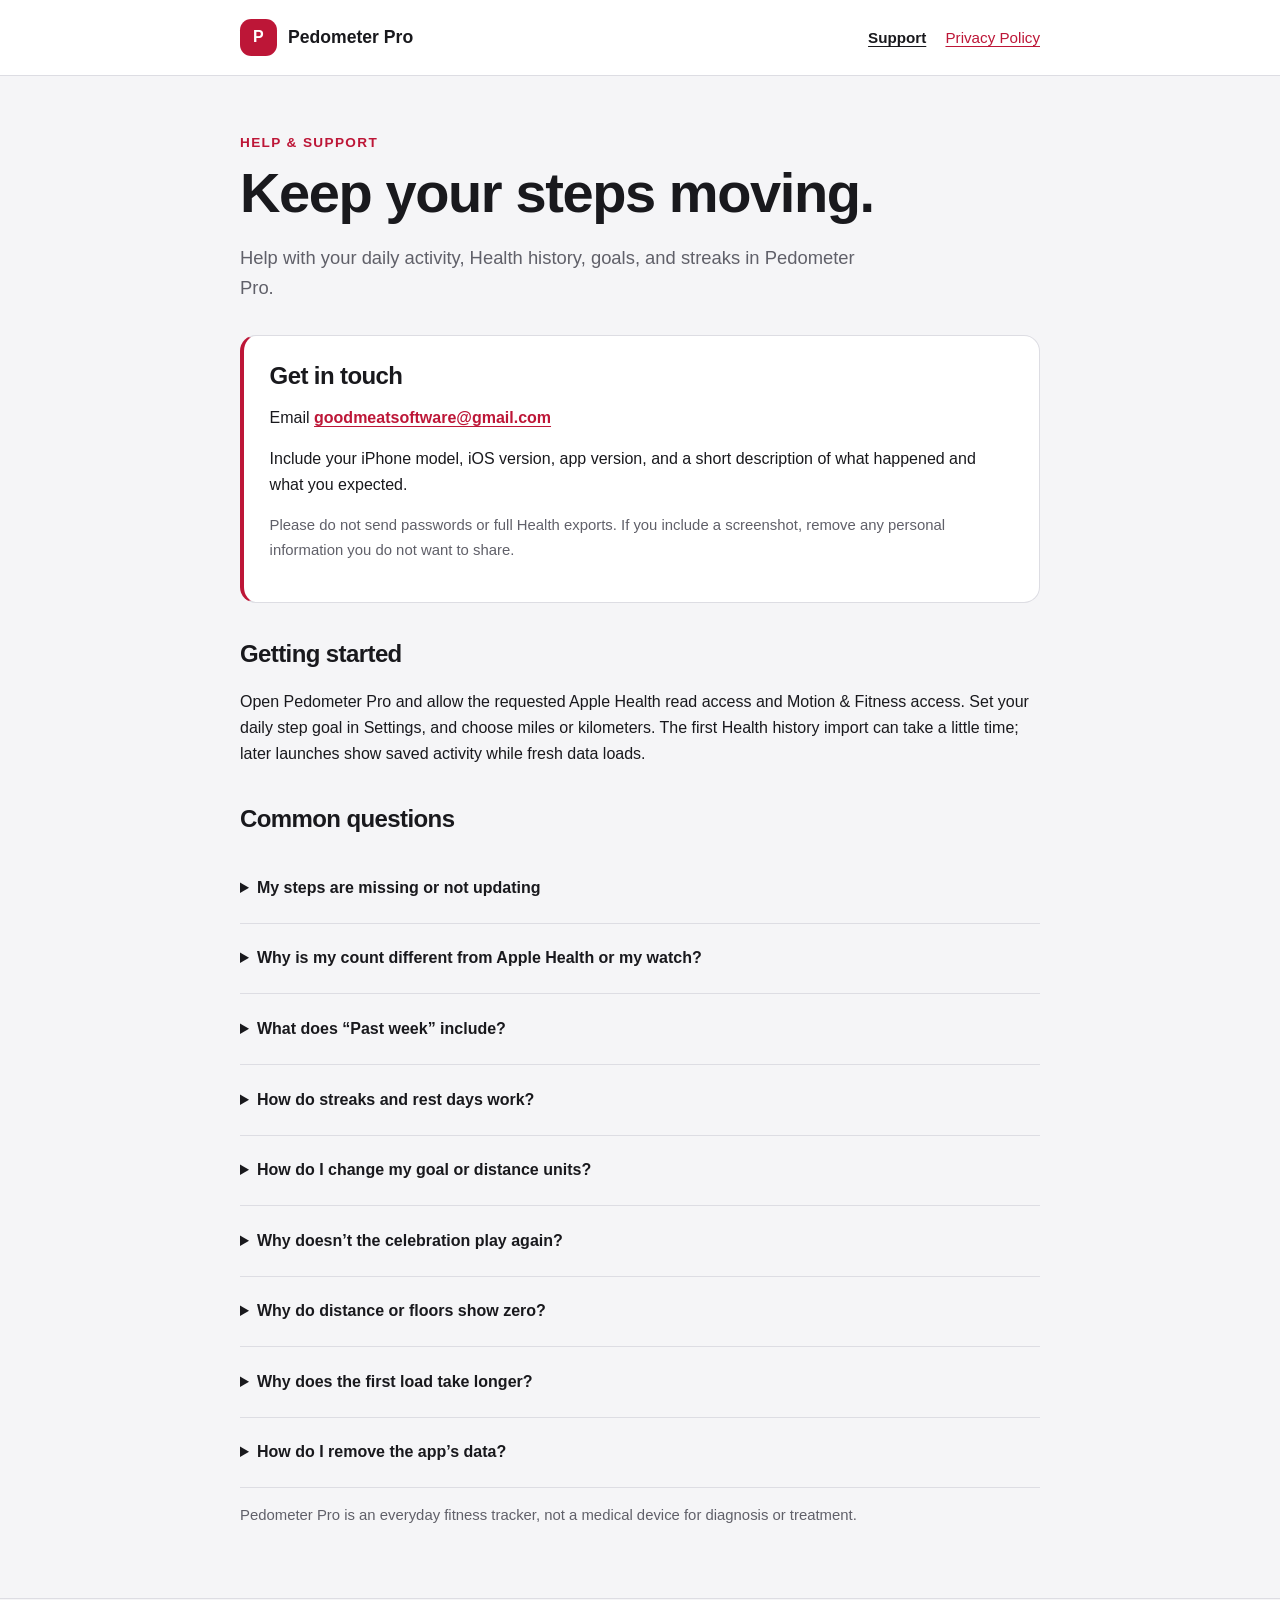
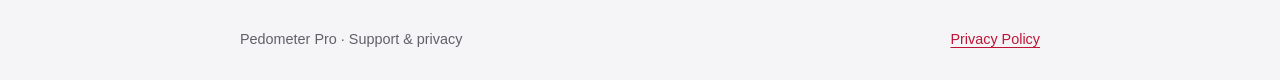
<file: index.html>
<!doctype html>
<html lang="en">
<head>
  <meta charset="utf-8">
  <meta name="viewport" content="width=device-width,initial-scale=1">
  <meta name="description" content="Help with Pedometer Pro: Health access, live steps, history, goals, streaks, and privacy. Contact support.">
  <title>Pedometer Pro — Support</title>
  <link rel="stylesheet" href="styles.css">
  <link rel="icon" type="image/svg+xml" href="data:image/svg+xml,%3Csvg xmlns='http://www.w3.org/2000/svg' viewBox='0 0 64 64'%3E%3Crect width='64' height='64' rx='16' fill='%23bd1637'/%3E%3Ctext x='32' y='46' text-anchor='middle' font-family='sans-serif' font-size='44' font-weight='700' fill='white'%3EP%3C/text%3E%3C/svg%3E">
</head>
<body>
  <a class="skip" href="#main">Skip to content</a>
  <header><div class="wrap"><a class="brand" href="./"><span class="mark" aria-hidden="true">P</span>Pedometer Pro</a><nav aria-label="Main navigation"><a href="./" aria-current="page">Support</a><a href="privacy.html">Privacy Policy</a></nav></div></header>
  <main id="main" class="wrap">
    <div class="eyebrow">Help &amp; support</div>
    <h1>Keep your steps moving.</h1>
    <p class="intro">Help with your daily activity, Health history, goals, and streaks in Pedometer Pro.</p>
    <section class="contact" aria-labelledby="contact-title">
      <h2 id="contact-title">Get in touch</h2>
      <p>Email <a href="mailto:goodmeatsoftware@gmail.com">goodmeatsoftware@gmail.com</a></p>
            <p>Include your iPhone model, iOS version, app version, and a short description of what happened and what you expected.</p>
      <p class="note">Please do not send passwords or full Health exports. If you include a screenshot, remove any personal information you do not want to share.</p>
    </section>
    <h2>Getting started</h2>
    <p>Open Pedometer Pro and allow the requested Apple Health read access and Motion &amp; Fitness access. Set your daily step goal in Settings, and choose miles or kilometers. The first Health history import can take a little time; later launches show saved activity while fresh data loads.</p>
    <h2>Common questions</h2>
    <details><summary>My steps are missing or not updating</summary><p>Check Pedometer Pro’s read permissions in Apple Health and its Motion &amp; Fitness permission in your device’s privacy settings. Walk with your iPhone and allow time for motion updates. In the app, try Settings → Refresh health data.</p><p>Health history and live phone counting use independent permissions. If Health records are unavailable or read access is disabled, history may be empty. The app cannot always distinguish those cases. Live counting needs compatible motion hardware.</p></details>
    <details><summary>Why is my count different from Apple Health or my watch?</summary><p>Live phone updates and Health history arrive on different schedules. Apple Watch activity must sync to Apple Health before Pedometer Pro can read it. Counts may differ temporarily while those sources catch up. Pedometer Pro does not include a separate Apple Watch app.</p></details>
    <details><summary>What does “Past week” include?</summary><p>Today and the previous six calendar days. Total steps, daily average, percent of goal, and goal days all use that same seven-day window. The average divides the total by seven; days without available steps contribute zero. Swiping to older chart dates does not change this summary.</p></details>
    <details><summary>How do streaks and rest days work?</summary><p>Six consecutive days reaching your goal earn one rest day without breaking your streak. Reach your goal the next day to keep going. Another rest day requires six more consecutive successful days; unused rest days do not stack up.</p><p>An unfinished current day does not immediately break yesterday’s streak. Changing your goal recalculates which past days qualify. Badges already earned stay unlocked.</p></details>
    <details><summary>How do I change my goal or distance units?</summary><p>Open Settings to set a daily goal from 1,000 to 50,000 steps in increments of 500, and choose miles or kilometers. Your preferences are saved on your device.</p></details>
    <details><summary>Why doesn’t the celebration play again?</summary><p>The goal celebration is remembered for that day once it has been presented. It does not replay every time you reopen the app.</p></details>
    <details><summary>Why do distance or floors show zero?</summary><p>Distance and flights climbed depend on the Health data and motion measurements your device can provide. Hardware and permissions affect availability; a step count does not guarantee distance or floor measurements.</p></details>
    <details><summary>Why does the first load take longer?</summary><p>The first import reads your available Health history. After that, the app keeps a protected local display cache so it can show saved activity promptly while updating in the background. If iOS removes the cache, it will be rebuilt from permitted Health data.</p></details>
    <details><summary>How do I remove the app’s data?</summary><p>Choose Delete App, rather than Offload App, to remove local app data. This does not delete your underlying Apple Health records. Manage those separately in Apple Health. If you reinstall and grant access again, the app can read the history still available there.</p><p>See our <a href="privacy.html#choices">privacy choices and deletion information</a>.</p></details>
    <p class="note">Pedometer Pro is an everyday fitness tracker, not a medical device for diagnosis or treatment.</p>
  </main>
  <footer><div class="wrap"><span>Pedometer Pro · Support &amp; privacy</span><a href="privacy.html">Privacy Policy</a></div></footer>
</body>
</html>
</file>
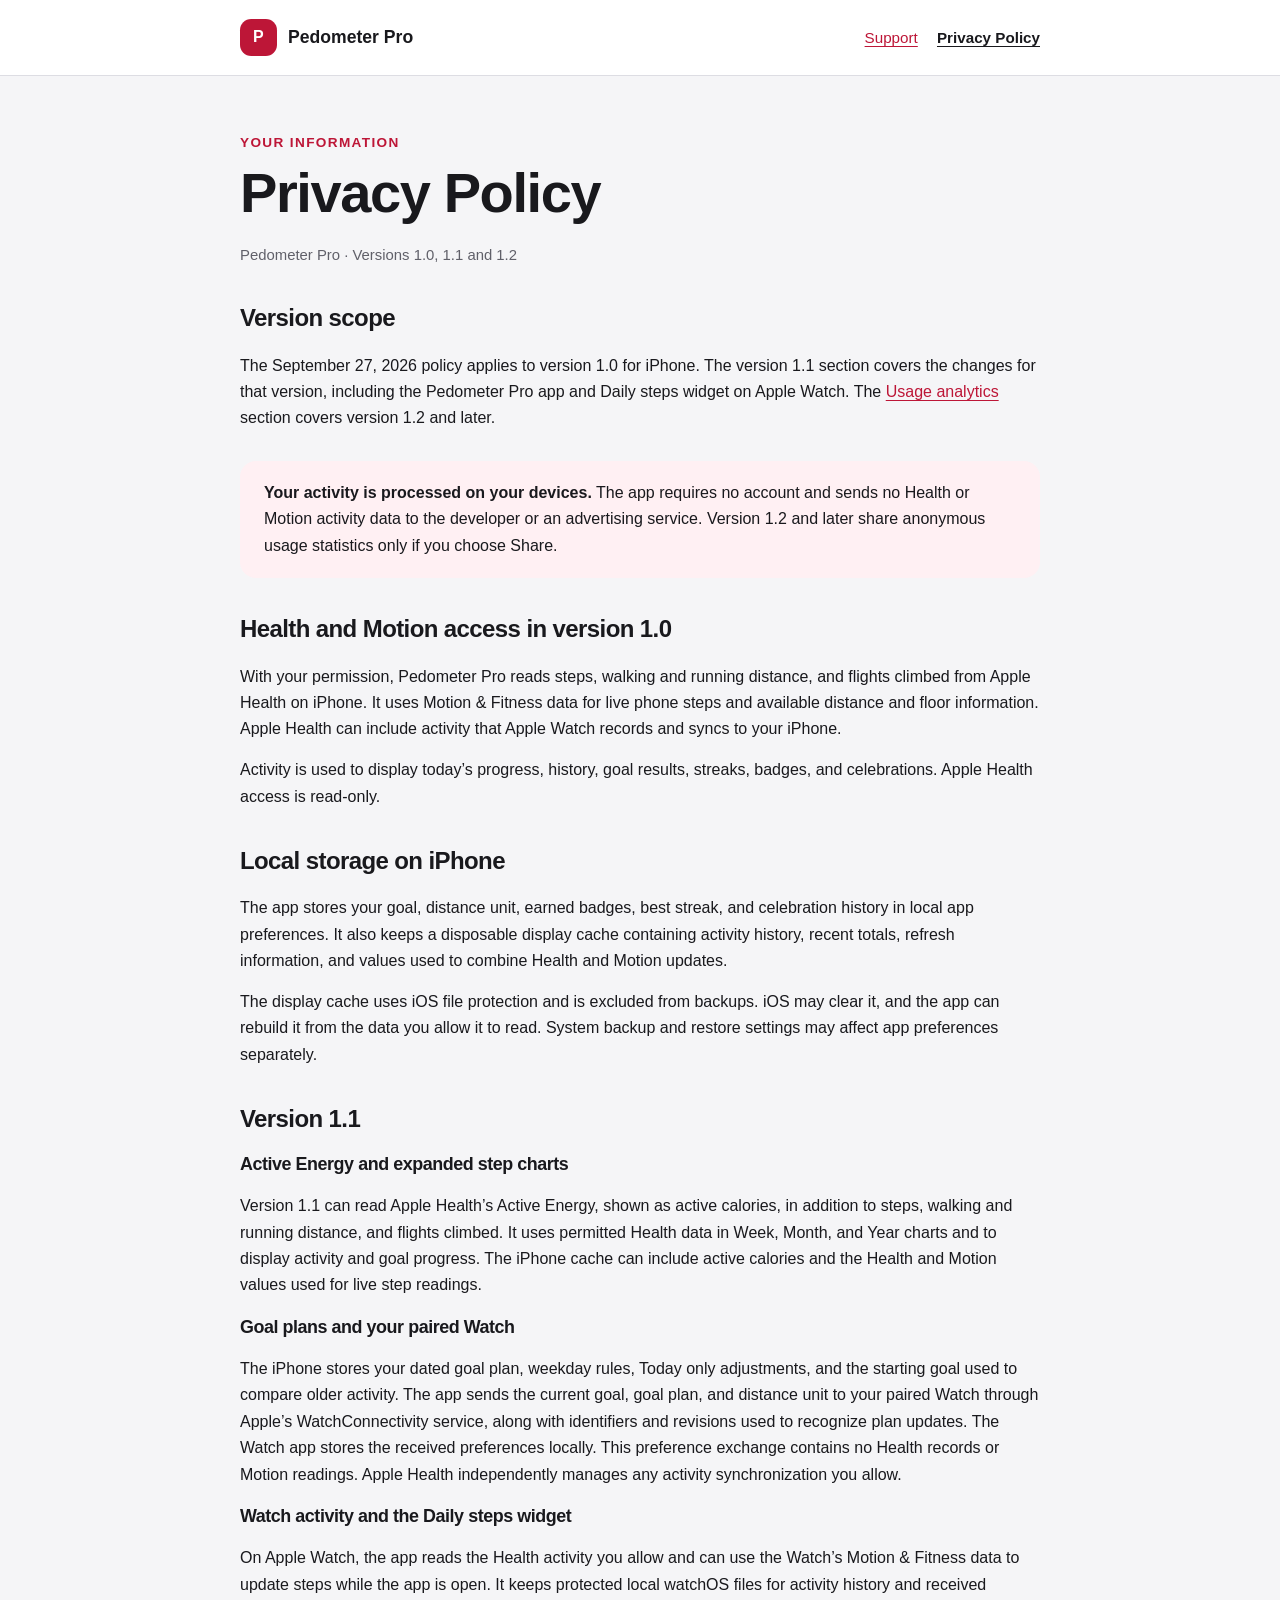
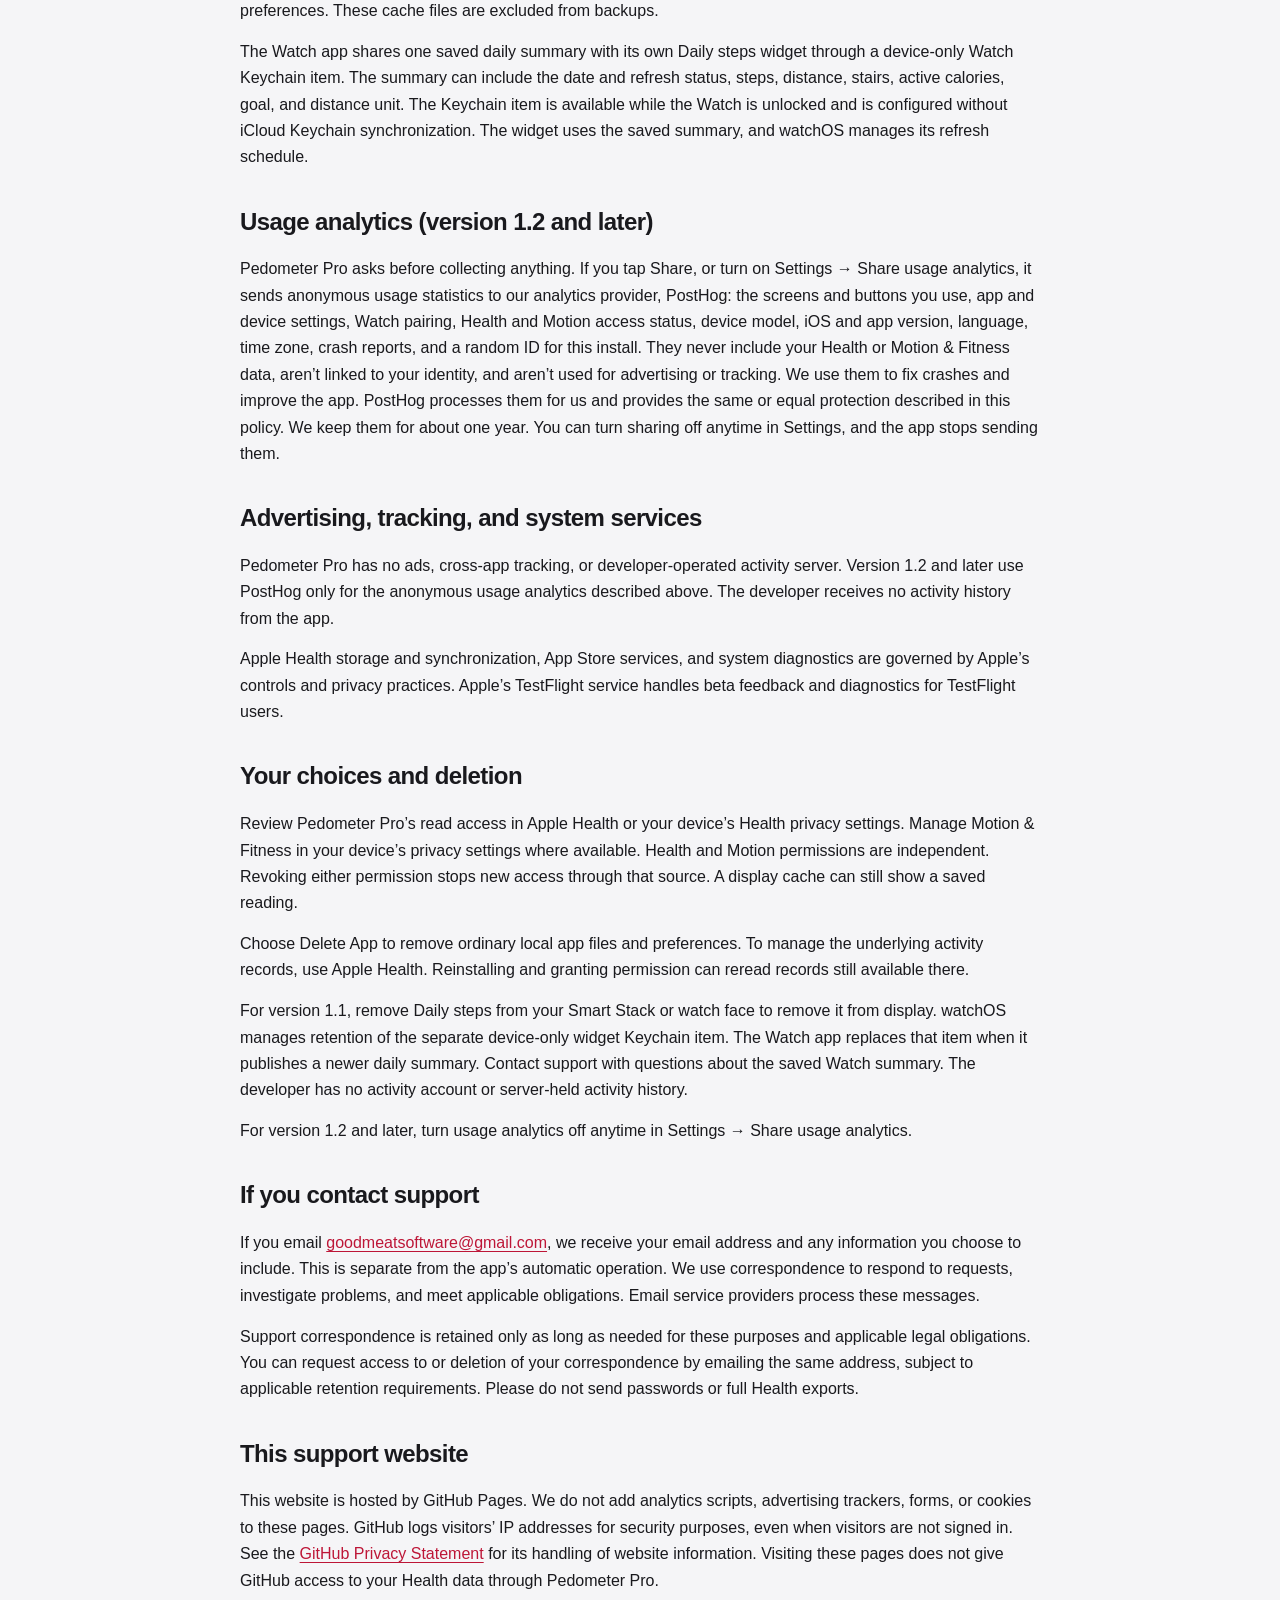
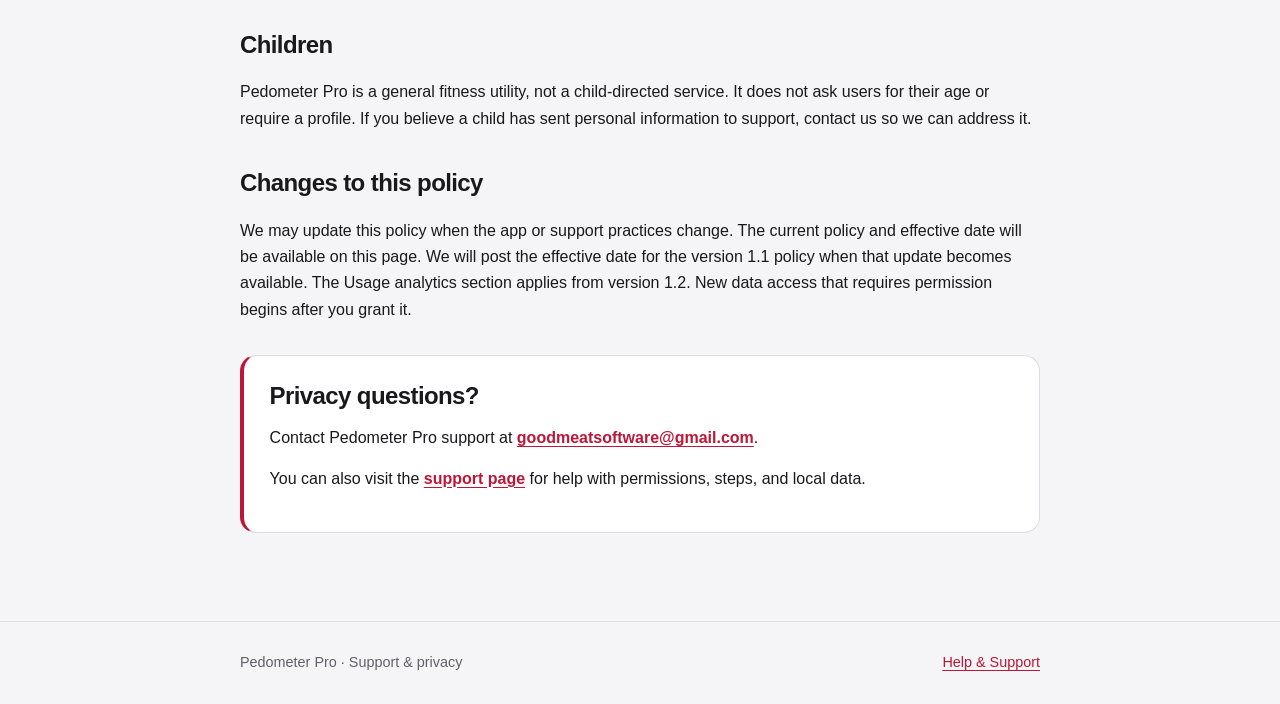
<file: privacy.html>
<!doctype html>
<html lang="en">
<head>
  <meta charset="utf-8">
  <meta name="viewport" content="width=device-width,initial-scale=1">
  <meta name="description" content="Pedometer Pro privacy policy for iPhone and Apple Watch covering Health access, local storage, paired-device preferences, and optional usage analytics.">
  <title>Pedometer Pro — Privacy Policy</title>
  <link rel="stylesheet" href="styles.css">
  <link rel="icon" type="image/svg+xml" href="data:image/svg+xml,%3Csvg xmlns='http://www.w3.org/2000/svg' viewBox='0 0 64 64'%3E%3Crect width='64' height='64' rx='16' fill='%23bd1637'/%3E%3Ctext x='32' y='46' text-anchor='middle' font-family='sans-serif' font-size='44' font-weight='700' fill='white'%3EP%3C/text%3E%3C/svg%3E">
</head>
<body>
  <a class="skip" href="#main">Skip to content</a>
  <header><div class="wrap"><a class="brand" href="./"><span class="mark" aria-hidden="true">P</span>Pedometer Pro</a><nav aria-label="Main navigation"><a href="./">Support</a><a href="privacy.html" aria-current="page">Privacy Policy</a></nav></div></header>
  <main id="main" class="wrap policy">
    <div class="eyebrow">Your information</div>
    <h1>Privacy Policy</h1>
    <p class="meta">Pedometer Pro · Versions 1.0, 1.1 and 1.2</p>
    <section class="version-note" aria-labelledby="privacy-version-title">
      <h2 id="privacy-version-title">Version scope</h2>
      <p>The September 27, 2026 policy applies to version 1.0 for iPhone. The version 1.1 section covers the changes for that version, including the Pedometer Pro app and Daily steps widget on Apple Watch. The <a href="#analytics">Usage analytics</a> section covers version 1.2 and later.</p>
    </section>
    <div class="summary"><p><strong>Your activity is processed on your devices.</strong> The app requires no account and sends no Health or Motion activity data to the developer or an advertising service. Version 1.2 and later share anonymous usage statistics only if you choose Share.</p></div>
    <section><h2>Health and Motion access in version 1.0</h2><p>With your permission, Pedometer Pro reads steps, walking and running distance, and flights climbed from Apple Health on iPhone. It uses Motion &amp; Fitness data for live phone steps and available distance and floor information. Apple Health can include activity that Apple Watch records and syncs to your iPhone.</p><p>Activity is used to display today’s progress, history, goal results, streaks, badges, and celebrations. Apple Health access is read-only.</p></section>
    <section><h2>Local storage on iPhone</h2><p>The app stores your goal, distance unit, earned badges, best streak, and celebration history in local app preferences. It also keeps a disposable display cache containing activity history, recent totals, refresh information, and values used to combine Health and Motion updates.</p><p>The display cache uses iOS file protection and is excluded from backups. iOS may clear it, and the app can rebuild it from the data you allow it to read. System backup and restore settings may affect app preferences separately.</p></section>
    <section aria-labelledby="version-1-1-privacy-title">
      <h2 id="version-1-1-privacy-title">Version 1.1</h2>
      <h3>Active Energy and expanded step charts</h3>
      <p>Version 1.1 can read Apple Health’s Active Energy, shown as active calories, in addition to steps, walking and running distance, and flights climbed. It uses permitted Health data in Week, Month, and Year charts and to display activity and goal progress. The iPhone cache can include active calories and the Health and Motion values used for live step readings.</p>
      <h3>Goal plans and your paired Watch</h3>
      <p>The iPhone stores your dated goal plan, weekday rules, Today only adjustments, and the starting goal used to compare older activity. The app sends the current goal, goal plan, and distance unit to your paired Watch through Apple’s WatchConnectivity service, along with identifiers and revisions used to recognize plan updates. The Watch app stores the received preferences locally. This preference exchange contains no Health records or Motion readings. Apple Health independently manages any activity synchronization you allow.</p>
      <h3>Watch activity and the Daily steps widget</h3>
      <p>On Apple Watch, the app reads the Health activity you allow and can use the Watch’s Motion &amp; Fitness data to update steps while the app is open. It keeps protected local watchOS files for activity history and received preferences. These cache files are excluded from backups.</p>
      <p>The Watch app shares one saved daily summary with its own Daily steps widget through a device-only Watch Keychain item. The summary can include the date and refresh status, steps, distance, stairs, active calories, goal, and distance unit. The Keychain item is available while the Watch is unlocked and is configured without iCloud Keychain synchronization. The widget uses the saved summary, and watchOS manages its refresh schedule.</p>
    </section>
    <section id="analytics" aria-labelledby="analytics-title">
      <h2 id="analytics-title">Usage analytics (version 1.2 and later)</h2>
      <p>Pedometer Pro asks before collecting anything. If you tap Share, or turn on Settings → Share usage analytics, it sends anonymous usage statistics to our analytics provider, PostHog: the screens and buttons you use, app and device settings, Watch pairing, Health and Motion access status, device model, iOS and app version, language, time zone, crash reports, and a random ID for this install. They never include your Health or Motion &amp; Fitness data, aren’t linked to your identity, and aren’t used for advertising or tracking. We use them to fix crashes and improve the app. PostHog processes them for us and provides the same or equal protection described in this policy. We keep them for about one year. You can turn sharing off anytime in Settings, and the app stops sending them.</p>
    </section>
    <section><h2>Advertising, tracking, and system services</h2><p>Pedometer Pro has no ads, cross-app tracking, or developer-operated activity server. Version 1.2 and later use PostHog only for the anonymous usage analytics described above. The developer receives no activity history from the app.</p><p>Apple Health storage and synchronization, App Store services, and system diagnostics are governed by Apple’s controls and privacy practices. Apple’s TestFlight service handles beta feedback and diagnostics for TestFlight users.</p></section>
    <section id="choices"><h2>Your choices and deletion</h2><p>Review Pedometer Pro’s read access in Apple Health or your device’s Health privacy settings. Manage Motion &amp; Fitness in your device’s privacy settings where available. Health and Motion permissions are independent. Revoking either permission stops new access through that source. A display cache can still show a saved reading.</p><p>Choose Delete App to remove ordinary local app files and preferences. To manage the underlying activity records, use Apple Health. Reinstalling and granting permission can reread records still available there.</p><p>For version 1.1, remove Daily steps from your Smart Stack or watch face to remove it from display. watchOS manages retention of the separate device-only widget Keychain item. The Watch app replaces that item when it publishes a newer daily summary. Contact support with questions about the saved Watch summary. The developer has no activity account or server-held activity history.</p><p>For version 1.2 and later, turn usage analytics off anytime in Settings → Share usage analytics.</p></section>
    <section><h2>If you contact support</h2><p>If you email <a href="mailto:goodmeatsoftware@gmail.com">goodmeatsoftware@gmail.com</a>, we receive your email address and any information you choose to include. This is separate from the app’s automatic operation. We use correspondence to respond to requests, investigate problems, and meet applicable obligations. Email service providers process these messages.</p><p>Support correspondence is retained only as long as needed for these purposes and applicable legal obligations. You can request access to or deletion of your correspondence by emailing the same address, subject to applicable retention requirements. Please do not send passwords or full Health exports.</p></section>
    <section><h2>This support website</h2><p>This website is hosted by GitHub Pages. We do not add analytics scripts, advertising trackers, forms, or cookies to these pages. GitHub logs visitors’ IP addresses for security purposes, even when visitors are not signed in. See the <a href="https://docs.github.com/en/site-policy/privacy-policies/github-general-privacy-statement">GitHub Privacy Statement</a> for its handling of website information. Visiting these pages does not give GitHub access to your Health data through Pedometer Pro.</p></section>
    <section><h2>Children</h2><p>Pedometer Pro is a general fitness utility, not a child-directed service. It does not ask users for their age or require a profile. If you believe a child has sent personal information to support, contact us so we can address it.</p></section>
    <section><h2>Changes to this policy</h2><p>We may update this policy when the app or support practices change. The current policy and effective date will be available on this page. We will post the effective date for the version 1.1 policy when that update becomes available. The Usage analytics section applies from version 1.2. New data access that requires permission begins after you grant it.</p></section>
    <section class="contact" aria-labelledby="privacy-contact"><h2 id="privacy-contact">Privacy questions?</h2><p>Contact Pedometer Pro support at <a href="mailto:goodmeatsoftware@gmail.com">goodmeatsoftware@gmail.com</a>.</p><p>You can also visit the <a href="./">support page</a> for help with permissions, steps, and local data.</p></section>
  </main>
  <footer><div class="wrap"><span>Pedometer Pro · Support &amp; privacy</span><a href="./">Help &amp; Support</a></div></footer>
</body>
</html>
</file>
<file: styles.css>
:root{color-scheme:light dark;--bg:#f5f5f7;--surface:#fff;--text:#19191d;--muted:#606069;--line:#dddde3;--accent:#bd1637;--tint:#fff0f3}*{box-sizing:border-box}html{font-family:-apple-system,BlinkMacSystemFont,"Segoe UI",sans-serif;font-size:100%;scroll-behavior:auto}body{margin:0;background:var(--bg);color:var(--text);line-height:1.65}a{color:var(--accent);text-underline-offset:.2em}a:hover{text-decoration-thickness:2px}a:focus-visible,summary:focus-visible{outline:3px solid var(--accent);outline-offset:5px;border-radius:4px}.skip{position:absolute;left:1rem;top:-8rem;background:var(--surface);padding:1rem;z-index:2}.skip:focus{top:1rem}.wrap{width:min(100% - 2.5rem,800px);margin-inline:auto}header{border-bottom:1px solid var(--line);background:var(--surface)}header .wrap{display:flex;justify-content:space-between;gap:1rem;align-items:center;padding-block:1.2rem}.brand{font-weight:750;font-size:1.1rem;text-decoration:none;color:var(--text);display:flex;align-items:center;gap:.7rem}.mark{display:grid;place-items:center;background:var(--accent);color:#fff;width:2.3rem;height:2.3rem;border-radius:.7rem;font-size:1rem;flex-shrink:0}nav{display:flex;gap:1.2rem;flex-wrap:wrap}nav a{font-size:.95rem}nav a[aria-current=page]{color:var(--text);font-weight:700}main{padding-block:3.5rem}h1,h2,h3{line-height:1.2;letter-spacing:-.025em}h1{font-size:clamp(2.2rem,6vw,3.5rem);margin:.3rem 0 1rem}h2{font-size:1.5rem;margin-top:2.3rem}h3{font-size:1.12rem}p{margin:.9rem 0}.eyebrow{color:var(--accent);font-size:.85rem;font-weight:750;letter-spacing:.1em;text-transform:uppercase}.intro{font-size:1.15rem;color:var(--muted);max-width:40rem}.contact{margin:2rem 0;padding:1.6rem;border:1px solid var(--line);border-left:4px solid var(--accent);background:var(--surface);border-radius:1rem}.contact h2{margin:0 0 .6rem}.contact a{font-weight:650;overflow-wrap:anywhere}.note,.meta{color:var(--muted);font-size:.93rem}.summary{background:var(--tint);border-radius:1rem;padding:1.2rem 1.5rem;margin:1.8rem 0}.summary p{margin:0}details{border-bottom:1px solid var(--line);padding:1.1rem 0}summary{cursor:pointer;font-weight:650;padding:.25rem 0}details p,details ul{color:var(--muted)}li{margin:.4rem 0}.policy section{scroll-margin-top:1rem}footer{border-top:1px solid var(--line);padding-block:1.8rem;color:var(--muted);font-size:.9rem}footer .wrap{display:flex;gap:1rem;justify-content:space-between;flex-wrap:wrap}@media(max-width:500px){header .wrap{align-items:flex-start;flex-direction:column;gap:.8rem}main{padding-block:2rem}.wrap{width:min(100% - 2rem,800px)}.contact{padding:1.2rem}}@media(prefers-color-scheme:dark){:root{--bg:#111114;--surface:#1d1d22;--text:#f5f5f7;--muted:#b6b6c0;--line:#383840;--accent:#ff6b85;--tint:#291b22}.mark{background:#bd1637}}@media print{body{background:white;color:black}header,footer,.skip{display:none}main{padding:0}.wrap{width:100%}details::details-content{content-visibility:visible}a{color:inherit}.contact,.summary{background:transparent}}
</file>
